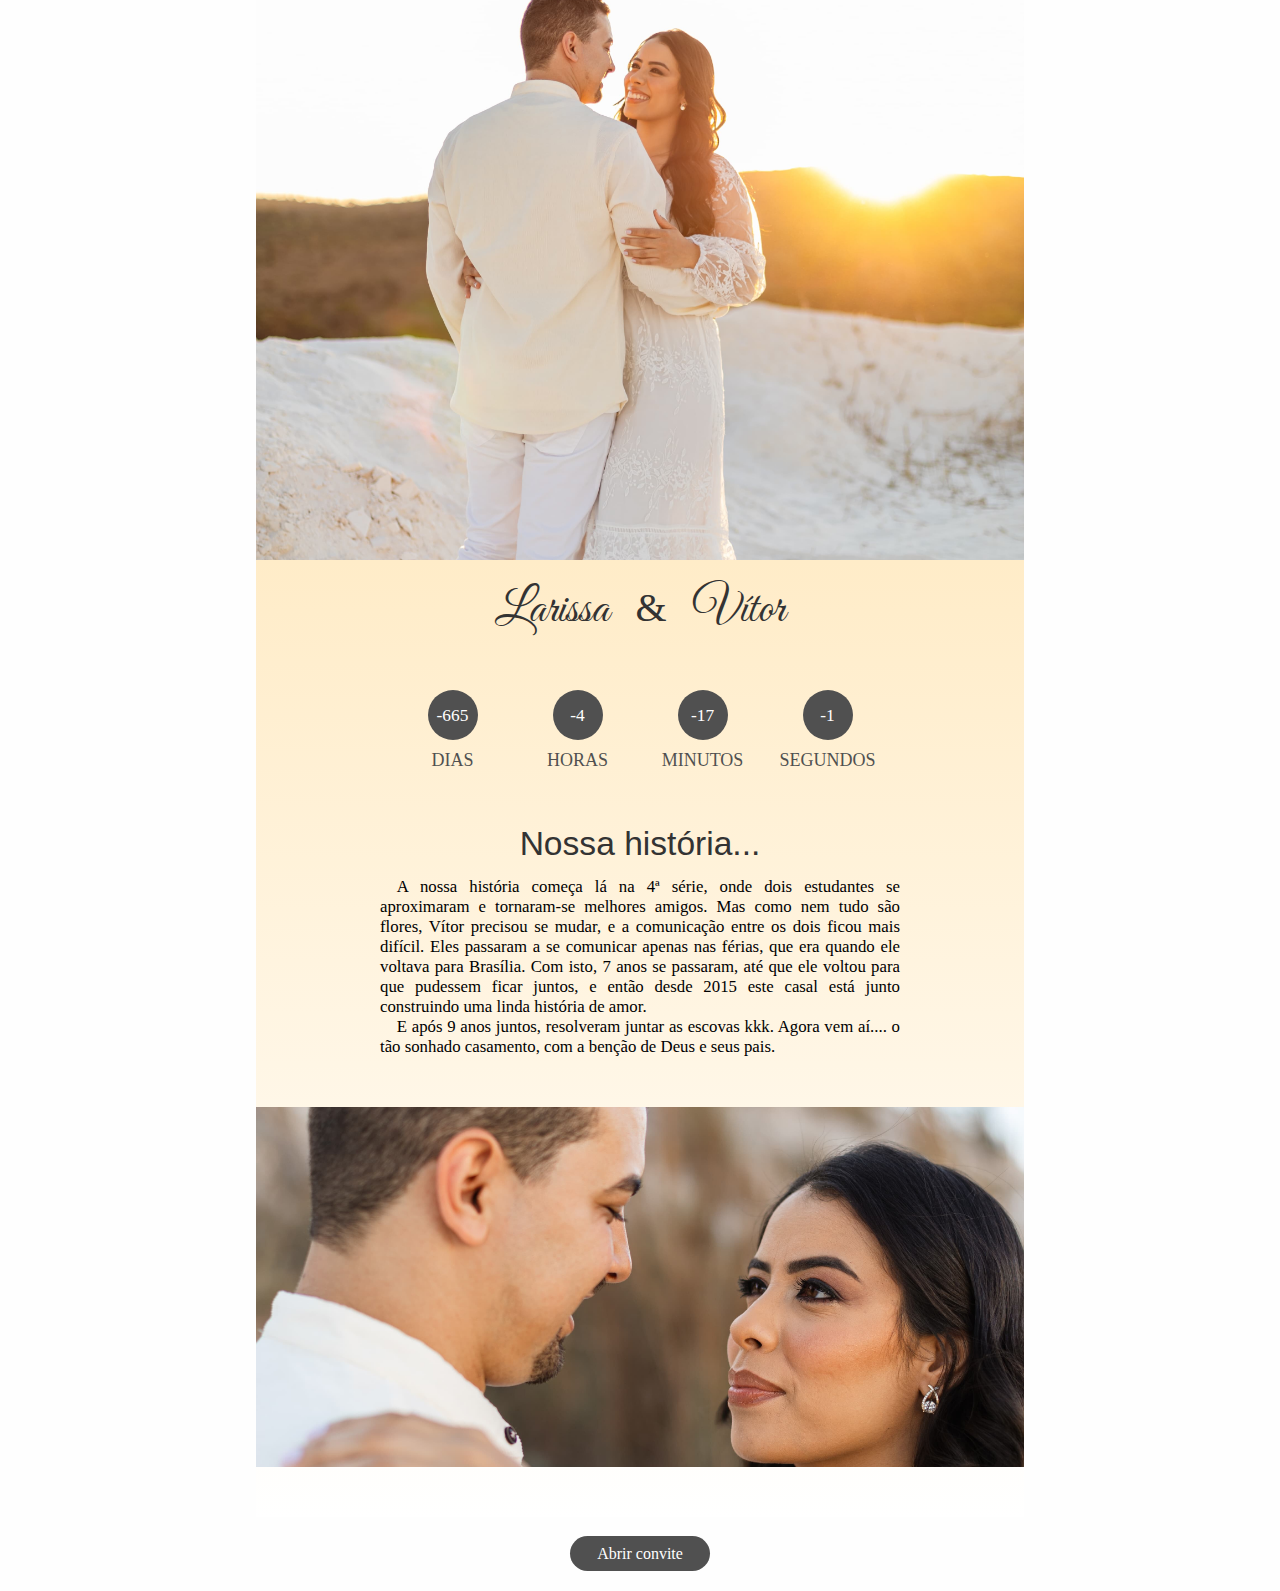
<file: index.html>
<!DOCTYPE html>
<html lang="pt-BR">

<head>
    <meta charset="UTF-8">
    <meta name="viewport" content="width=device-width, initial-scale=1.0">
    <link rel="shortcut icon" href="./src/aliancas-de-casamento.png" type="image/x-icon">
    <title>Larissa & Vítor</title>
    <link rel="stylesheet" href="./style.css">
</head>

<body>
    <header>
        <div class="foto-capa-container"></div>
        <!-- Background inserido com css -->
    </header>
    <main>
        <h1><span>Larissa</span> & <span>Vítor</span></h1>
        <!-- Contará os dias, horas, minutos e segundos até a data marcada -->
        <section id="contador-container">
            <div id="contador">
                <div class="item-contador">
                    <div class="circle contador" id="contador-dias"></div>
                    <span class="text contador">DIAS</span>
                </div>
                <div class="item-contador">
                    <div class="circle contador" id="contador-horas"></div>
                    <span class="text contador">HORAS</span>
                </div>
                <div class="item-contador">
                    <div class="circle contador" id="contador-minutos"></div>
                    <span class="text contador">MINUTOS</span>
                </div>
                <div class="item-contador">
                    <div class="circle contador" id="contador-segundos"></div>
                    <span class="text contador">SEGUNDOS</span>
                </div>
            </div>
        </section>
        <article id='container-historia'>
            <h2>Nossa história...</h2>
            <p class="texto-historia">&emsp;A nossa história começa lá na 4ª série, onde dois estudantes se aproximaram e
                tornaram-se melhores amigos. Mas como nem tudo são flores, Vítor precisou se mudar, e a comunicação
                entre os dois ficou mais difícil. Eles passaram a se comunicar apenas nas férias, que era quando ele
                voltava para Brasília. Com isto, 7 anos se passaram, até que ele voltou para que pudessem ficar juntos,
                e então desde 2015 este casal está junto construindo uma linda história de amor.<br>
                &emsp;E após 9 anos juntos, resolveram juntar as escovas kkk. Agora vem aí.... o tão sonhado casamento,
                com a benção de Deus e seus pais.</p>
        </article>
        <div id="foto-casal-container"></div>
    </main>
    <a href="./pages/convite.html" target="_self" class="btn-nav" draggable="false">Abrir convite</a>
    <script src="./main.js"></script>
</body>

</html>
</file>
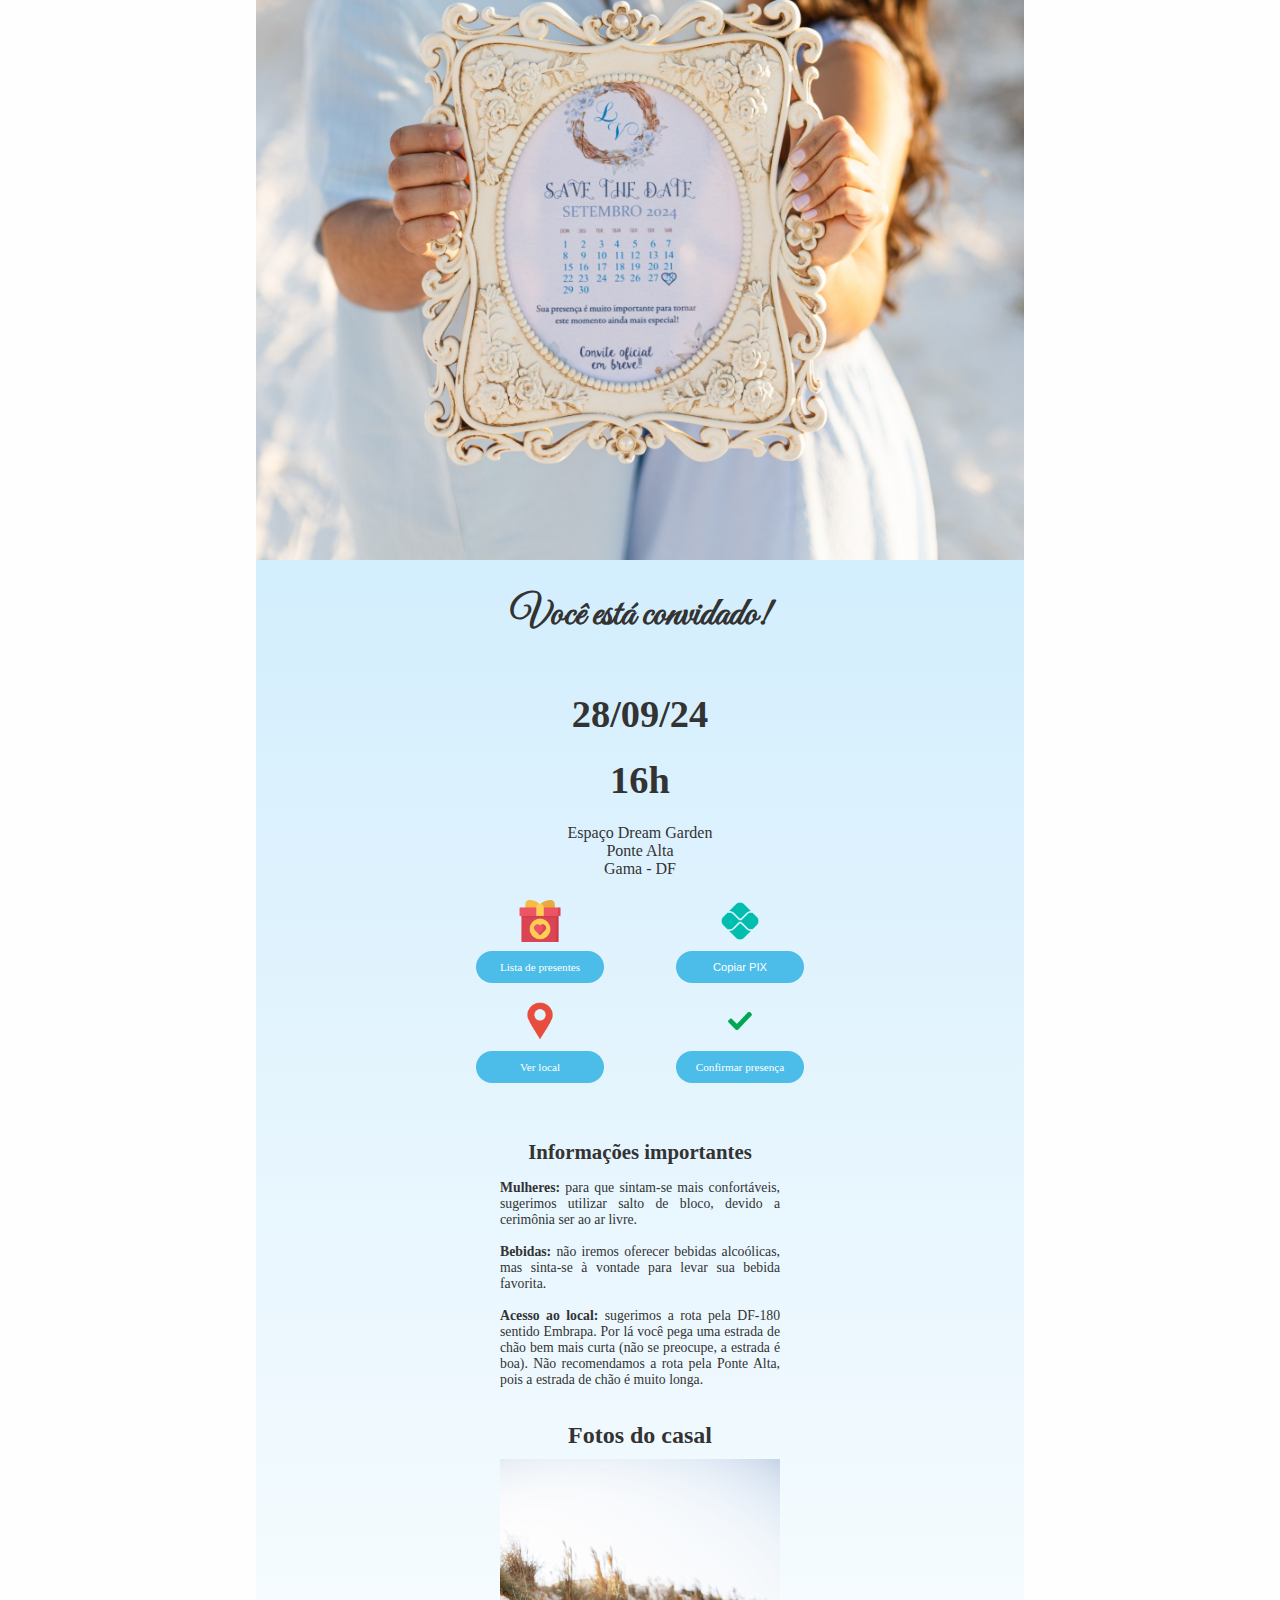
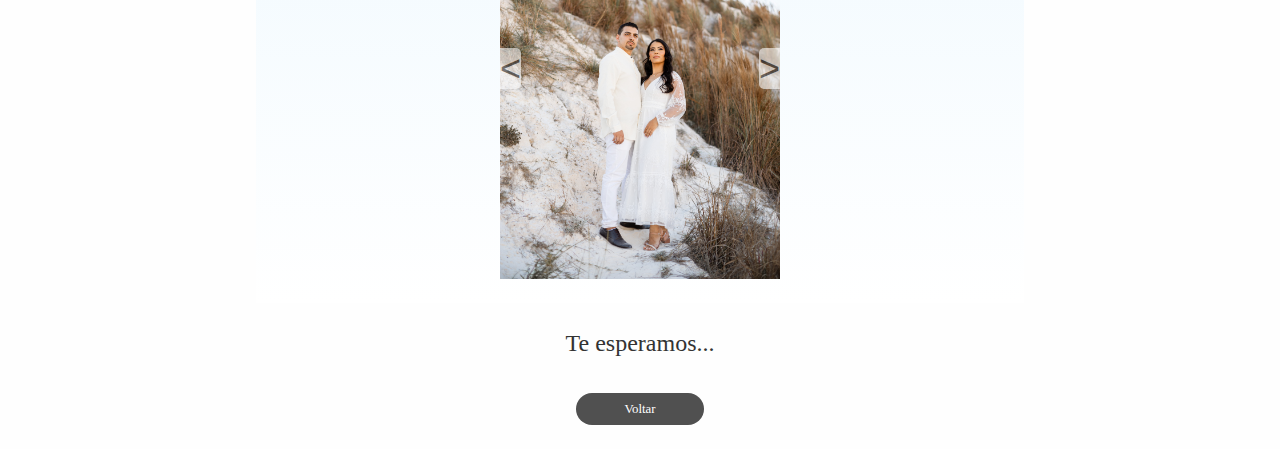
<file: pages/convite.html>
<!DOCTYPE html>
<html lang="pt-BR">

<head>
    <meta charset="UTF-8">
    <meta name="viewport" content="width=device-width, initial-scale=1.0">
    <link rel="shortcut icon" href="../src/aliancas-de-casamento.png" type="image/x-icon">
    <title>Larissa & Vítor</title>
    <link rel="stylesheet" href="../css/convite.css">
</head>
<body>
    <header>
        <div class="foto-capa-container">
            <!-- Background inserido via css -->
        </div>
    </header>
    <main>
        <h1>Você está convidado!</h1>
        <section id="dados-evento-container">
            <article class="data">
                <h2>28/09/24</h2>
                <h3>16h</h3>
                <p>Espaço Dream Garden<br>Ponte Alta<br>Gama - DF</p>
            </article>
        </section>
        <nav class="botoes-container">
            <div class="item">
                <img src="../src/presente-512.png" alt="icone-presente" class="icone">
                <a href="https://www.amazon.com.br/hz/wishlist/ls/3AH9KM9VL2P92?ref_=wl_share" class="btn-nav" target="_blank">Lista de presentes</a>
            </div>
            <div class="item">
                <img src="../src/logo-pix-520.png" alt="icone-pix" class="icone">
                <button class="btn-nav" onclick="copiarPix()">Copiar PIX</button>
            </div>
            <div class="item">
                <img src="../src/pin-512.png" alt="icone-local" class="icone">
                <a href="https://maps.app.goo.gl/F5LcwfS7D1Kem6Hs9" class="btn-nav" target="_blank">Ver local</a>
            </div>
            <div class="item">
                <img src="../src/check-512.png" alt="icone-checkmark" class="icone">
                <a href="https://forms.gle/kj1ZcJaisb2myLnVA" class="btn-nav" target="_blank">Confirmar presença</a>
            </div>
        </nav>
        <article id="informacoes-container">
            <h3>Informações importantes</h3>
            <br>
            <p><b>Mulheres: </b>para que sintam-se mais confortáveis, sugerimos utilizar salto de bloco, devido a cerimônia ser ao ar livre.</p>
            <br>
            <p><b>Bebidas: </b>não iremos oferecer bebidas alcoólicas, mas sinta-se à vontade para levar sua bebida favorita.</p>
            <br>
            <p><b>Acesso ao local: </b>sugerimos a rota pela DF-180 sentido Embrapa. Por lá você pega uma estrada de chão bem mais curta (não se preocupe, a estrada é boa). Não recomendamos a rota pela Ponte Alta, pois a estrada de chão é muito longa.</p>
        </article>
        <section id="galeria-de-fotos">
            <h3>Fotos do casal</h3>
            <div id="carousel">
                <img src="" alt="" id="imagem-carousel">
                <button class="btn-carousel" id="btn-esquerdo"></button>
                <button class="btn-carousel" id="btn-direito"></button>
            </div>
        </section>
    </main>
    <footer>
        <p>Te esperamos...</p>
        <a href="../index.html" class="btn-nav" id="botao-voltar">Voltar</a>
    </footer>

    <script>
        const pix = '00020126330014BR.GOV.BCB.PIX0111068577301995204000053039865802BR5925Vitor Daniel Pontes Guede6009SAO PAULO62140510SDCOOaUwVN6304395A';
        const button = document.querySelector('button');
        function copiarPix() {
            navigator.clipboard.writeText(pix);
            avisoPixCopiado(button);
        }

        function avisoPixCopiado(target) {
            let text = target.innerText;
            let defaultColor = target.style.backgroundColor;
            target.innerText = 'PIX copiado!';
            target.style.backgroundColor = '#0c0';
            setTimeout(() => {
                target.innerText = text;
                target.style.backgroundColor = defaultColor;
            }, 2000);
        }
    </script>
    <script src="../js/carousel.js"></script>
</body>
</html>
</file>
<file: style.css>
@import url('https://fonts.googleapis.com/css2?family=Great+Vibes&display=swap');

* {
    margin: 0;
    padding: 0;
    --primary-color: #ffecc8;
    --dark-grey: #333;
    --light-grey: #505050;
    user-select: none;
}


body {
    background-color: #fefefe;
    display: flex;
    flex-flow: column nowrap;
    justify-content: flex-start;
    align-items: center;
    overflow-x: hidden;
    margin: 0 auto;
    max-width: 768px;
}

main {
    min-width: 100%;
    background: linear-gradient(var(--primary-color), #fff);
}

.foto-capa-container {
    display: flex;
    align-items: flex-end;
    justify-content: center;
    height: 100vh;
    width: 100vw;
    max-height: 50vh;
    max-width: 768px;
    background-image: url("./src/capa.jpeg");
    background-position: center;
    background-size: cover;
    background-repeat: no-repeat;
}

h1 {
    width: 100%;
    margin: 20px 0;
    text-align: center;
    color: var(--dark-grey);
    font-size: clamp(32px, 10vw, 40px);
    word-spacing: .4em;
    font-weight: normal;
}

h1 span {
    font-family: "Great Vibes", cursive;
    font-size: 120%;
}

#contador-container {
    display: flex;
    justify-content: space-around;
    min-height: 150px;
    text-align: center;
    font-family: Georgia, 'Times New Roman', Times, serif;
    color: var(--light-grey);
    font-size: .8em;
}

#contador {
    display: flex;
    flex-flow: row nowrap;
    justify-content: space-around;
    align-items: center;
    width: 80vw;
    max-width: 500px;
    margin: 0 auto;
}

.item-contador {
    display: flex;
    flex-flow: column nowrap;
    align-items: center;
    width: calc(100% / 4);
    min-width: 50px;
    text-align: center;
    line-height: 2em;
    font-size: .85em;

    .text {
        font-size: clamp(8px, 3vw, 18px);
        line-height: 40px;
    }
}

.circle {
    font-family: cursive;
    background-color: var(--light-grey);
    border-radius: 50%;
    width: 50px;
    height: 50px;
    color: #fff;
    text-align: center;
    line-height: 50px;
    font-size: 1.6em;
}

#container-historia {
    margin: 0 auto;
    width: 72vw;
    max-width: 520px;
}

h2 {
    text-align: center;
    color: var(--dark-grey);
    text-wrap: nowrap;
    font-family: 'Gill Sans', 'Gill Sans MT', Calibri, 'Trebuchet MS', sans-serif;
    font-weight: normal;
    font-size: 2.1em;
    line-height: 2em;
}

.texto-historia {
    text-align: justify;
    font-size: 1.05em;
}

#foto-casal-container {
    margin: 50px auto;
    display: flex;
    align-items: flex-end;
    justify-content: center;
    height: 100vh;
    width: 70vw;
    max-height: 40vh;
    max-width: 768px;
    background-image: url("./src/foto-historia-casal.jpeg");
    background-position: center;
    background-size: cover;
    background-repeat: no-repeat;

}

.btn-nav {
    display: flex;
    align-items: center;
    justify-content: center;
    background-color: var(--light-grey);
    height: 35px;
    width: 140px;
    border-radius: 20px;
    text-decoration: none;
    color: #fff;
    margin: 1.2em auto;
}

.btn-nav:active {
    outline: inset 5px solid;
}

@media screen and (min-width: 460px){
    .foto-capa-container {
        max-height: 560px;
        height: 560px;
    }
}
</file>
<file: css/convite.css>
@import url('https://fonts.googleapis.com/css2?family=Great+Vibes&display=swap');

* {
    margin: 0;
    padding: 0;
    --primary-color: #d3eefd;
    --dark-grey: #333;
    --light-grey: #505050;
    --blue: #4cbce9;
    user-select: none;
}

.foto-capa-container {
    height: 100vh;
    width: 100vw;
    max-height: 40vh;
    max-width: 768px;
    background-image: url("../src/save-the-date-capa-min.jpeg");
    background-position: bottom;
    background-size: cover;
    background-repeat: no-repeat;
}

body {
    display: flex;
    flex-flow: column nowrap;
    align-items: center;
    justify-content: flex-start;
    background-color: #fefefe;
    color: var(--dark-grey);
    margin: 0 auto;
    max-width: 768px;
}

main {
    background: linear-gradient(var(--primary-color), #fff);
    display: flex;
    flex-flow: column nowrap;
    align-items: center;
    justify-content: space-around;
    min-height: 65vh;
    width: 100%;
}

h1 {
    line-height: 110px;
    font-family: 'Great Vibes', cursive;
    font-size: 2.5em;
}

#dados-evento-container {
    text-align: center;

    h2,
    h3 {
        font-size: 2.4em;
    }

    p {
        text-transform: capitalize;
    }
}

.data {
    min-height: 230px;
    display: flex;
    flex-flow: column nowrap;
    justify-content: space-evenly;
}

.botoes-container {
    display: grid;
    grid-template-columns: auto auto;
    margin-bottom: 40px;

    .item {
        display: flex;
        flex-flow: column nowrap;
        width: 50vw;
        max-width: 200px;
        min-height: 100px;
        align-items: center;
    }

    button {
        border: none;
        cursor: pointer;
    }
}

.icone {
    width: 42px;
}

#informacoes-container {
    text-align: justify;
    font-size: .86rem;
    width: 40vw;
    min-width: 280px;
    max-width: 280px;

    h3 {
        text-align: center;
        font-size: 1.3rem;
    }
}

#galeria-de-fotos {
    width: 80vw;
    padding: 1.5rem 0;

    h3 {
        text-align: center;
        font-size: 1.5rem;
        margin: 10px auto;
    }
}

#carousel {
    display: flex;
    justify-content: center;
    height: 420px;
    width: 100%;
}

#btn-direito {
    text-align: right;
}

#btn-direito::after {
    content: '>';
    border-radius: 5px 0 0 5px;
}

#btn-esquerdo {
    text-align: left;
}

#btn-esquerdo::before {
    content: '<';
    border-radius: 0 5px 5px 0;
}

.btn-carousel {
    border: none;
    background: transparent;
    max-width: 140px;
    min-width: 140px;
    height: 100%;
    z-index: 1;
    font-size: 36px;
    color: #333;
    opacity: .6;
}

/* .btn-carousel:hover {
    background-color: #ffffff30;
} */

.btn-carousel::after,
.btn-carousel::before {
    background-color: #fff;
}

#imagem-carousel {
    vertical-align: center;
    position: absolute;
    height: inherit;
    /* max-width: 480px; */
}

.btn-nav {
    display: flex;
    align-items: center;
    justify-content: center;
    background-color: var(--blue);
    height: 32px;
    width: 128px;
    border-radius: 18px;
    text-decoration: none;
    color: #fff;
    margin: 0.8em auto;
    font-size: .7rem;
    text-align: center;
}

footer {
    min-height: 120px;
    text-align: center;
    font-size: 1.5em;
    line-height: 80px;
}

#botao-voltar {
    background-color: var(--light-grey);
    font-size: .8rem;
}


@media screen and (min-width: 460px) {
    .foto-capa-container {
        max-height: 560px;
        height: 560px;
    }
}
</file>
